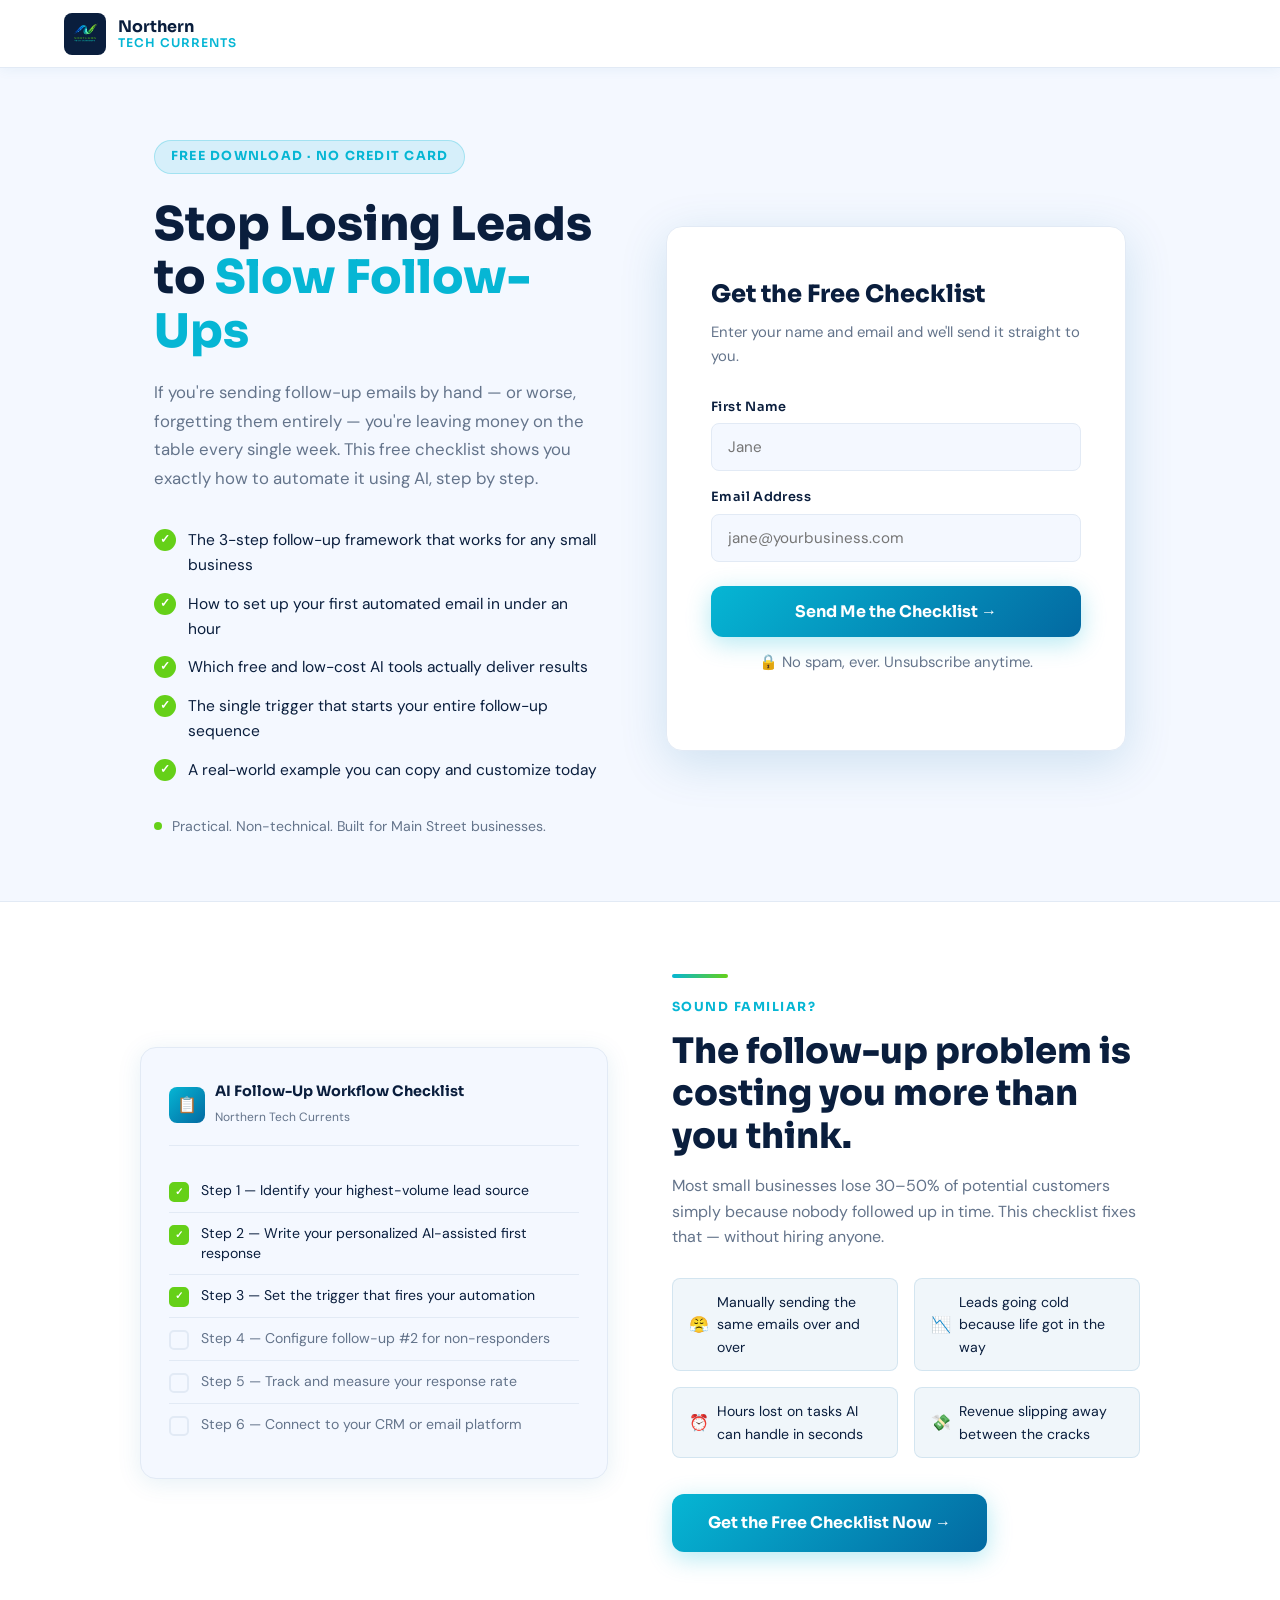
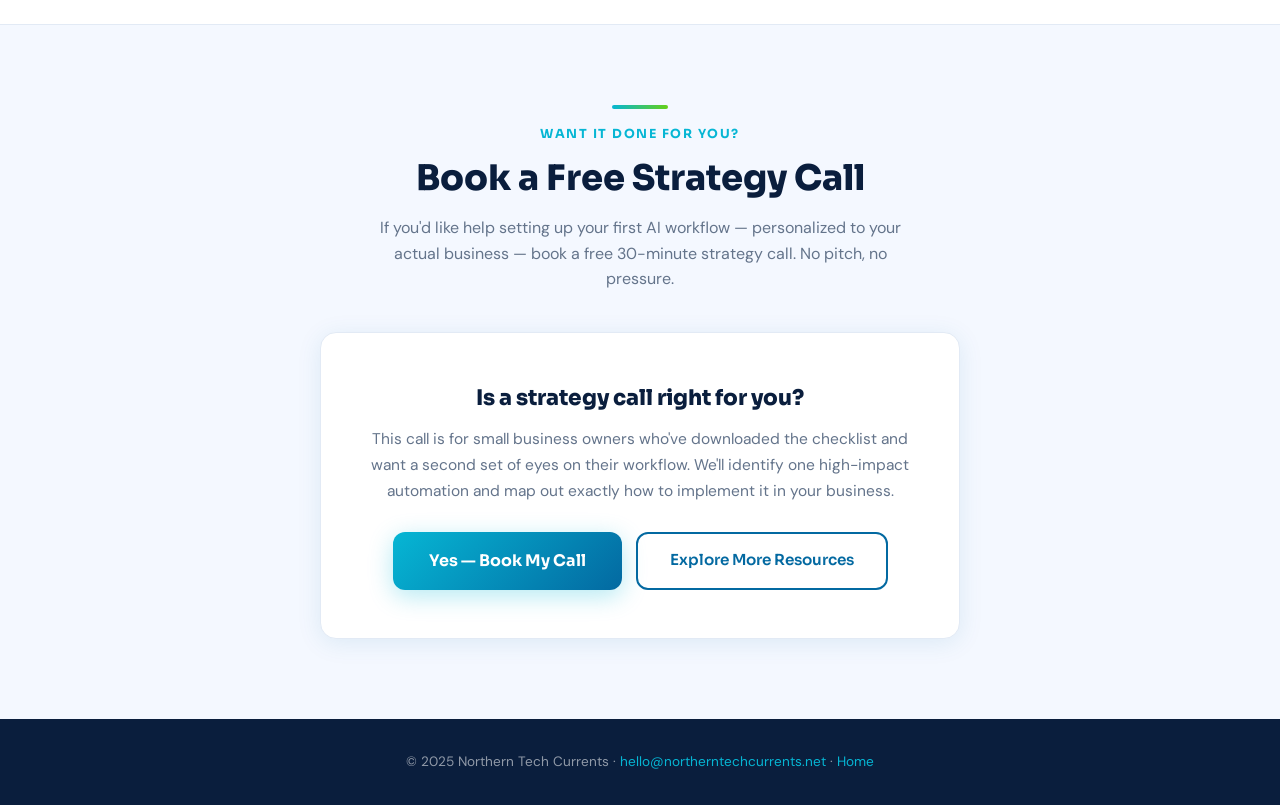
<file: ai-follow-up-template.html>
<!DOCTYPE html>
<html lang="en">
<head>
  <meta charset="UTF-8" />
  <meta name="viewport" content="width=device-width, initial-scale=1.0" />
  <title>Free AI Follow-Up Checklist — Northern Tech Currents</title>
  <meta name="description" content="Stop losing leads to slow follow-ups. Download the free AI Follow-Up Workflow Checklist and automate your first workflow today." />
  <link rel="stylesheet" href="styles.css" />
  <style>
    /* Landing page layout */
    .lp-hero {
      padding: 72px 5% 64px;
      display: grid;
      grid-template-columns: 1fr 460px;
      gap: 64px;
      align-items: center;
      max-width: 1100px;
      margin: 0 auto;
    }

    .lp-left { max-width: 560px; }

    .lp-left h1 {
      font-family: 'Sora', sans-serif;
      font-size: clamp(1.9rem, 4vw, 2.9rem);
      font-weight: 800;
      line-height: 1.15;
      color: var(--navy);
      margin-bottom: 20px;
    }

    .lp-left h1 em {
      font-style: normal;
      color: var(--cyan);
    }

    .lp-left .lead {
      font-size: 1.05rem;
      color: var(--gray);
      line-height: 1.7;
      margin-bottom: 36px;
    }

    .proof-line {
      display: flex;
      align-items: center;
      gap: 10px;
      font-size: .88rem;
      color: var(--gray);
      margin-top: 20px;
    }

    .proof-dot {
      display: inline-block;
      width: 8px;
      height: 8px;
      border-radius: 50%;
      background: var(--green);
    }

    /* What's inside */
    .inside-section {
      background: var(--white);
      border-top: 1px solid var(--light);
      border-bottom: 1px solid var(--light);
      padding: 72px 5%;
    }

    .inside-inner {
      max-width: 1000px;
      margin: 0 auto;
      display: grid;
      grid-template-columns: 1fr 1fr;
      gap: 64px;
      align-items: center;
    }

    .mock-checklist {
      background: var(--bg);
      border: 1.5px solid var(--light);
      border-radius: 16px;
      padding: 32px 28px;
      box-shadow: var(--shadow);
    }

    .mock-checklist-header {
      display: flex;
      align-items: center;
      gap: 10px;
      margin-bottom: 24px;
      padding-bottom: 16px;
      border-bottom: 1px solid var(--light);
    }

    .mock-checklist-header .icon-box {
      width: 36px;
      height: 36px;
      border-radius: 8px;
      background: linear-gradient(135deg, var(--cyan), var(--blue));
      display: flex;
      align-items: center;
      justify-content: center;
      font-size: 1rem;
    }

    .mock-checklist-header h4 {
      font-family: 'Sora', sans-serif;
      font-size: .9rem;
      font-weight: 700;
      color: var(--navy);
    }

    .mock-checklist-header span {
      font-size: .75rem;
      color: var(--gray);
    }

    .mock-item {
      display: flex;
      align-items: flex-start;
      gap: 12px;
      padding: 10px 0;
      border-bottom: 1px solid var(--light);
    }

    .mock-item:last-child { border-bottom: none; }

    .mock-check {
      width: 20px;
      height: 20px;
      min-width: 20px;
      border-radius: 5px;
      border: 2px solid var(--light);
      margin-top: 2px;
    }

    .mock-check.done {
      background: var(--green);
      border-color: var(--green);
      display: flex;
      align-items: center;
      justify-content: center;
      color: white;
      font-size: .65rem;
      font-weight: 900;
    }

    .mock-text {
      font-size: .88rem;
      color: var(--navy);
      line-height: 1.45;
    }

    .mock-text.muted { color: var(--gray); }

    /* Pain points */
    .pain-grid {
      display: grid;
      grid-template-columns: 1fr 1fr;
      gap: 16px;
      margin-bottom: 36px;
    }

    .pain-chip {
      background: rgba(3,105,161,.06);
      border: 1px solid rgba(3,105,161,.12);
      border-radius: 8px;
      padding: 12px 16px;
      font-size: .88rem;
      color: var(--navy);
      display: flex;
      align-items: center;
      gap: 8px;
    }

    .pain-chip span { font-size: 1rem; }

    /* Strategy call section */
    .strategy-section {
      padding: 80px 5%;
      text-align: center;
    }

    .strategy-inner {
      max-width: 640px;
      margin: 0 auto;
    }

    .strategy-card {
      background: var(--white);
      border: 1.5px solid var(--light);
      border-radius: 16px;
      padding: 48px 44px;
      box-shadow: var(--shadow);
      margin-top: 40px;
    }

    .strategy-card h3 {
      font-family: 'Sora', sans-serif;
      font-size: 1.35rem;
      font-weight: 800;
      color: var(--navy);
      margin-bottom: 12px;
    }

    .strategy-card p {
      color: var(--gray);
      font-size: .97rem;
      margin-bottom: 28px;
      line-height: 1.65;
    }

    .strategy-cta-row {
      display: flex;
      gap: 14px;
      justify-content: center;
      flex-wrap: wrap;
    }

    /* Thank-you state (hidden by default) */
    #thank-you {
      display: none;
      text-align: center;
      padding: 32px 0;
    }

    #thank-you .big-check {
      font-size: 3rem;
      margin-bottom: 16px;
    }

    #thank-you h3 {
      font-family: 'Sora', sans-serif;
      font-size: 1.4rem;
      font-weight: 800;
      color: var(--navy);
      margin-bottom: 10px;
    }

    #thank-you p {
      color: var(--gray);
      font-size: .95rem;
    }

    /* Responsive */
    @media (max-width: 900px) {
      .lp-hero {
        grid-template-columns: 1fr;
        gap: 40px;
      }
      .lp-hero .form-card { max-width: 100%; }
      .inside-inner { grid-template-columns: 1fr; }
      .pain-grid { grid-template-columns: 1fr; }
    }

    @keyframes fadeUp {
      from { opacity: 0; transform: translateY(18px); }
      to   { opacity: 1; transform: translateY(0); }
    }

    .lp-left > * {
      animation: fadeUp .55s ease both;
    }
    .lp-left > *:nth-child(1) { animation-delay: .05s; }
    .lp-left > *:nth-child(2) { animation-delay: .15s; }
    .lp-left > *:nth-child(3) { animation-delay: .25s; }
    .lp-left > *:nth-child(4) { animation-delay: .35s; }
    .lp-left > *:nth-child(5) { animation-delay: .45s; }

    .form-card {
      animation: fadeUp .6s .2s ease both;
    }
  </style>
</head>
<body>

<!-- NAV -->
<nav>
  <a href="index.html" class="nav-logo">
    <img src="NortherTechCurrents.png" alt="Northern Tech Currents" />
    <div class="nav-logo-text">
      Northern<span>Tech Currents</span>
    </div>
  </a>
</nav>

<!-- HERO + FORM -->
<section style="background: var(--bg); padding-top: 0;">
  <div class="lp-hero">

    <!-- Left: Copy -->
    <div class="lp-left">
      <div class="hero-eyebrow">Free Download · No Credit Card</div>
      <h1>Stop Losing Leads to <em>Slow Follow-Ups</em></h1>
      <p class="lead">
        If you're sending follow-up emails by hand — or worse, forgetting them entirely — 
        you're leaving money on the table every single week. This free checklist shows you 
        exactly how to automate it using AI, step by step.
      </p>

      <ul class="checklist">
        <li>The 3-step follow-up framework that works for any small business</li>
        <li>How to set up your first automated email in under an hour</li>
        <li>Which free and low-cost AI tools actually deliver results</li>
        <li>The single trigger that starts your entire follow-up sequence</li>
        <li>A real-world example you can copy and customize today</li>
      </ul>

      <div class="proof-line">
        <span class="proof-dot"></span>
        Practical. Non-technical. Built for Main Street businesses.
      </div>
    </div>

    <!-- Right: Form -->
    <div class="form-card">
      <div id="form-area">
        <h2>Get the Free Checklist</h2>
        <p>Enter your name and email and we'll send it straight to you.</p>

        <!-- 
          DEVELOPER NOTE:
          Replace the action URL below with your Formspree endpoint:
          https://formspree.io/f/YOUR_FORM_ID
          Or connect to MailerLite / ConvertKit / Supabase as planned.
        -->
        <form id="signup-form" action="#" method="POST" onsubmit="handleSubmit(event)">
          <div class="form-group">
            <label for="fname">First Name</label>
            <input type="text" id="fname" name="name" placeholder="Jane" required />
          </div>
          <div class="form-group">
            <label for="email">Email Address</label>
            <input type="email" id="email" name="email" placeholder="jane@yourbusiness.com" required />
          </div>
          <button type="submit" class="btn-primary form-submit">Send Me the Checklist →</button>
          <p class="form-note">🔒 No spam, ever. Unsubscribe anytime.</p>
        </form>
      </div>

      <div id="thank-you">
        <div class="big-check">✅</div>
        <h3>You're all set!</h3>
        <p>Check your inbox — your checklist is on the way.<br/>
        While you wait, scroll down to see what's inside.</p>
      </div>
    </div>

  </div>
</section>

<!-- WHAT'S INSIDE -->
<section class="inside-section">
  <div class="inside-inner">

    <!-- Mock checklist visual -->
    <div class="mock-checklist">
      <div class="mock-checklist-header">
        <div class="icon-box">📋</div>
        <div>
          <h4>AI Follow-Up Workflow Checklist</h4>
          <span>Northern Tech Currents</span>
        </div>
      </div>

      <div class="mock-item">
        <div class="mock-check done">✓</div>
        <div class="mock-text">Step 1 — Identify your highest-volume lead source</div>
      </div>
      <div class="mock-item">
        <div class="mock-check done">✓</div>
        <div class="mock-text">Step 2 — Write your personalized AI-assisted first response</div>
      </div>
      <div class="mock-item">
        <div class="mock-check done">✓</div>
        <div class="mock-text">Step 3 — Set the trigger that fires your automation</div>
      </div>
      <div class="mock-item">
        <div class="mock-check"></div>
        <div class="mock-text muted">Step 4 — Configure follow-up #2 for non-responders</div>
      </div>
      <div class="mock-item">
        <div class="mock-check"></div>
        <div class="mock-text muted">Step 5 — Track and measure your response rate</div>
      </div>
      <div class="mock-item">
        <div class="mock-check"></div>
        <div class="mock-text muted">Step 6 — Connect to your CRM or email platform</div>
      </div>
    </div>

    <!-- Right: Pain points + copy -->
    <div>
      <div class="accent-bar"></div>
      <p class="section-label">Sound Familiar?</p>
      <h2 class="section-title">The follow-up problem is costing you more than you think.</h2>
      <p class="section-sub" style="margin-bottom: 28px;">
        Most small businesses lose 30–50% of potential customers simply because 
        nobody followed up in time. This checklist fixes that — without hiring anyone.
      </p>

      <div class="pain-grid">
        <div class="pain-chip"><span>😤</span> Manually sending the same emails over and over</div>
        <div class="pain-chip"><span>📉</span> Leads going cold because life got in the way</div>
        <div class="pain-chip"><span>⏰</span> Hours lost on tasks AI can handle in seconds</div>
        <div class="pain-chip"><span>💸</span> Revenue slipping away between the cracks</div>
      </div>

      <a href="#top" class="btn-primary" onclick="document.getElementById('fname').focus(); return false;">
        Get the Free Checklist Now →
      </a>
    </div>

  </div>
</section>

<!-- STRATEGY CALL (secondary CTA) -->
<section class="strategy-section">
  <div class="strategy-inner">
    <div class="accent-bar" style="margin: 0 auto 16px;"></div>
    <p class="section-label" style="text-align:center;">Want It Done For You?</p>
    <h2 class="section-title" style="text-align:center;">Book a Free Strategy Call</h2>
    <p class="section-sub" style="text-align:center; margin: 0 auto;">
      If you'd like help setting up your first AI workflow — personalized to your 
      actual business — book a free 30-minute strategy call. No pitch, no pressure.
    </p>

    <div class="strategy-card">
      <h3>Is a strategy call right for you?</h3>
      <p>
        This call is for small business owners who've downloaded the checklist and want 
        a second set of eyes on their workflow. We'll identify one high-impact automation 
        and map out exactly how to implement it in your business.
      </p>
      <div class="strategy-cta-row">
        <a href="#" class="btn-primary">Yes — Book My Call</a>
        <a href="index.html" class="btn-secondary">Explore More Resources</a>
      </div>
    </div>
  </div>
</section>

<!-- FOOTER -->
<footer>
  <p>© 2025 Northern Tech Currents · <a href="mailto:hello@northerntechcurrents.net">hello@northerntechcurrents.net</a> · <a href="index.html">Home</a></p>
</footer>

<script>
  function handleSubmit(e) {
    e.preventDefault();
    // Show thank-you state
    document.getElementById('form-area').style.display = 'none';
    document.getElementById('thank-you').style.display = 'block';
    // TODO: Replace with actual form submission (Formspree, MailerLite, etc.)
    // Example: fetch('https://formspree.io/f/YOUR_ID', { method:'POST', body: new FormData(e.target) })
  }
</script>

</body>
</html>
</file>
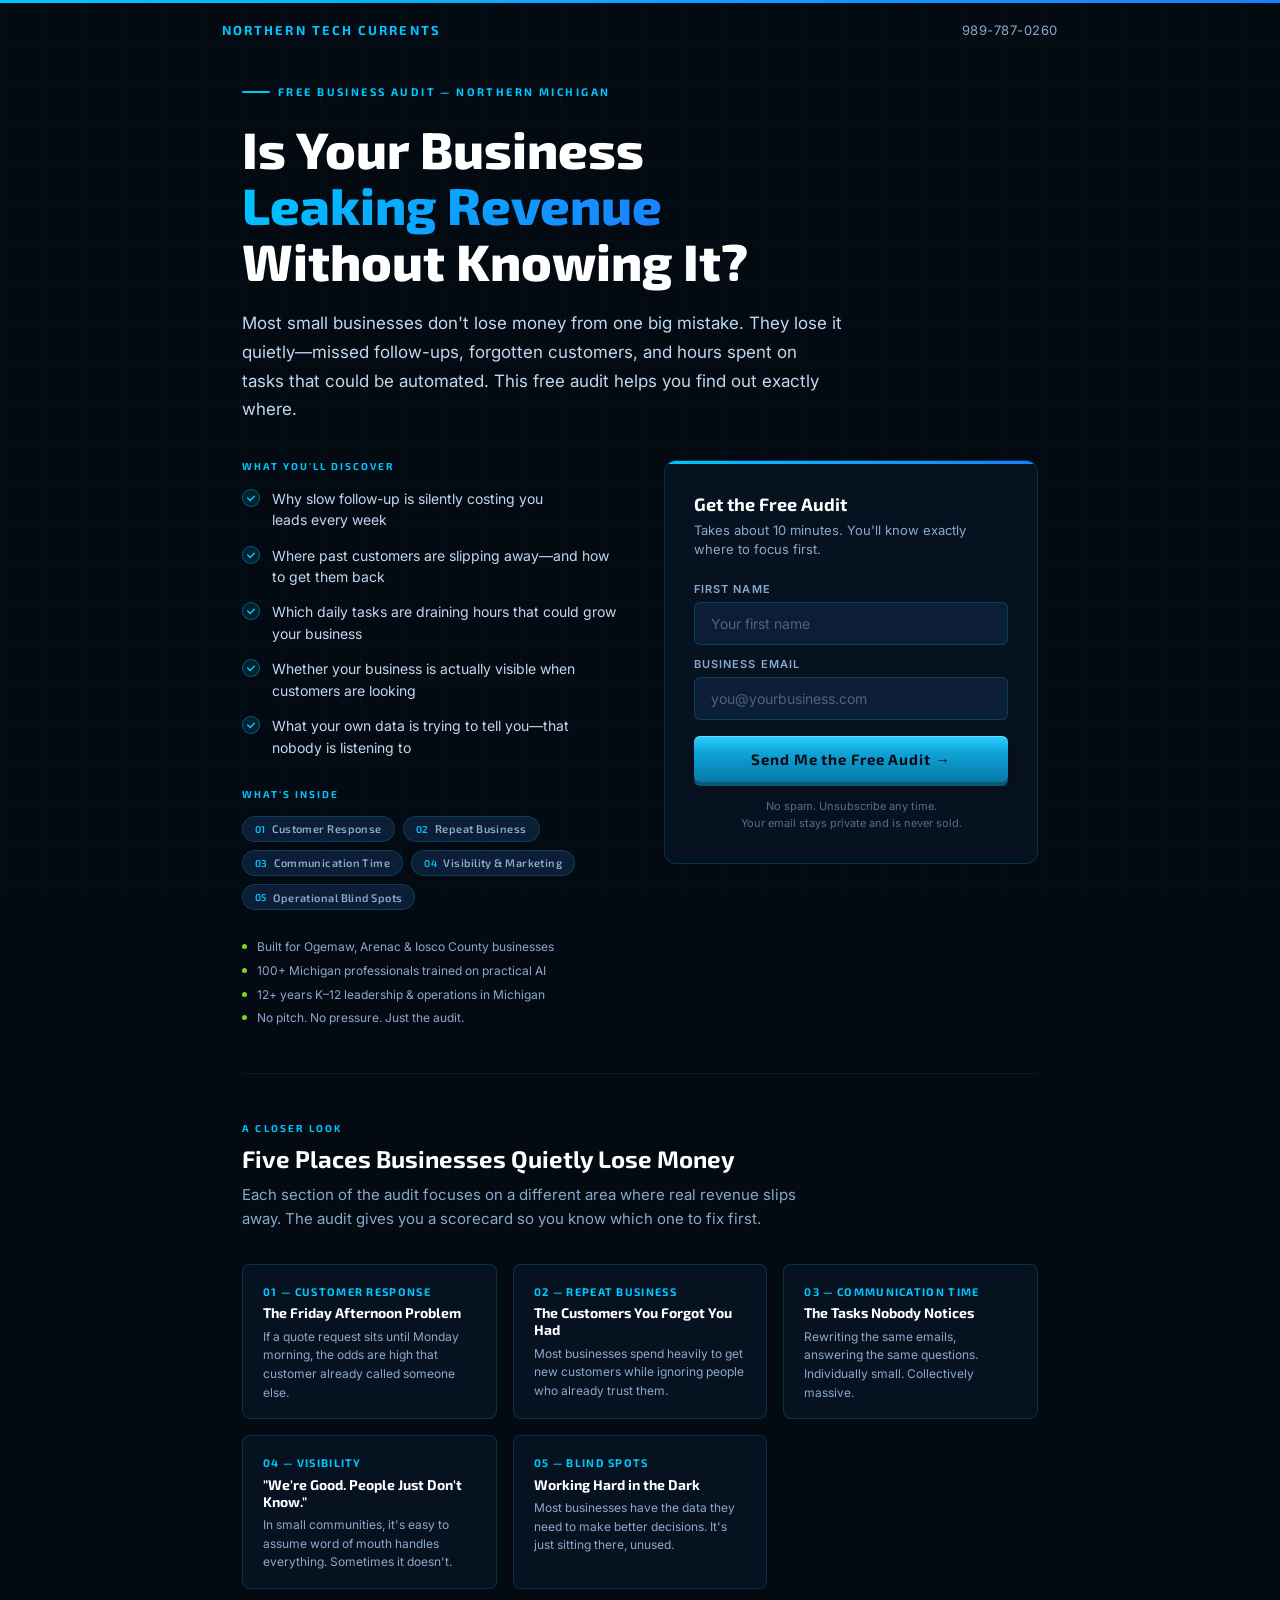
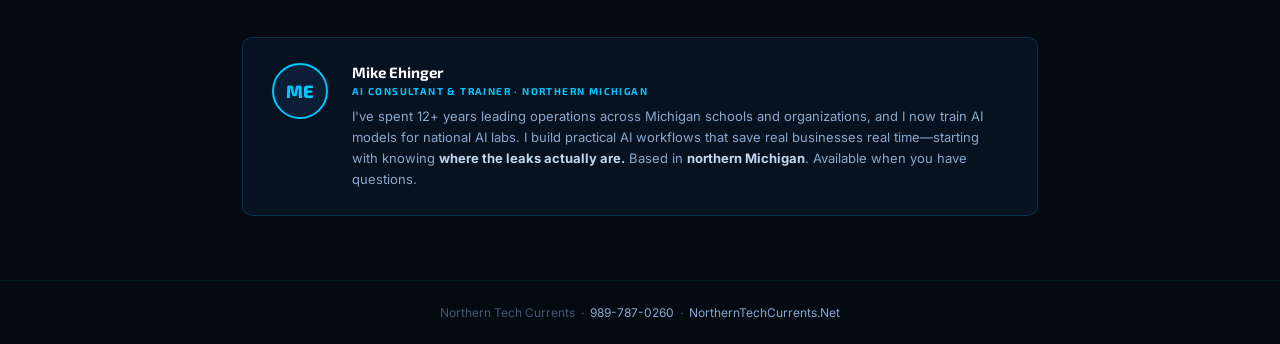
<file: audit-capture (1).html>
<!DOCTYPE html>
<html lang="en">
<head>
  <meta charset="UTF-8" />
  <meta name="viewport" content="width=device-width, initial-scale=1.0" />
  <title>Free Revenue Leak Audit | Northern Tech Currents</title>
  <meta name="description" content="Find out where your small business is silently losing time, leads, and repeat customers. Free audit from Northern Tech Currents." />
  <link rel="preconnect" href="https://fonts.googleapis.com" />
  <link href="https://fonts.googleapis.com/css2?family=Exo+2:wght@400;600;700;800&family=Inter:wght@400;500;600&display=swap" rel="stylesheet" />

  <style>
    *, *::before, *::after { box-sizing: border-box; margin: 0; padding: 0; }

    :root {
      --dark:   #030a12;
      --dark2:  #071220;
      --dark3:  #0c1e35;
      --blue:   #1a7fff;
      --cyan:   #00c6ff;
      --cyan2:  #0099cc;
      --cyan3:  #006a99;
      --green:  #7ed321;
      --text:   #e8f0fe;
      --muted:  #8aa8cc;
      --border: rgba(0,198,255,0.18);
      --grad:   linear-gradient(135deg, #00c6ff 0%, #1a7fff 100%);
    }

    html { scroll-behavior: smooth; }

    body {
      font-family: 'Inter', sans-serif;
      background: var(--dark);
      color: var(--text);
      min-height: 100vh;
      overflow-x: hidden;
    }

    /* ── Background texture ── */
    body::before {
      content: '';
      position: fixed;
      inset: 0;
      background-image:
        linear-gradient(rgba(0,198,255,0.03) 1px, transparent 1px),
        linear-gradient(90deg, rgba(0,198,255,0.03) 1px, transparent 1px);
      background-size: 40px 40px;
      pointer-events: none;
      z-index: 0;
    }

    /* ── Top accent bar ── */
    .top-bar {
      position: fixed;
      top: 0; left: 0; right: 0;
      height: 3px;
      background: var(--grad);
      z-index: 100;
    }

    /* ── Nav strip ── */
    .nav {
      position: relative;
      z-index: 10;
      padding: 1.4rem 2rem;
      display: flex;
      align-items: center;
      justify-content: space-between;
      max-width: 900px;
      margin: 0 auto;
    }
    .brand {
      font-family: 'Exo 2', sans-serif;
      font-size: 13px;
      font-weight: 700;
      letter-spacing: 0.16em;
      text-transform: uppercase;
      color: var(--cyan);
    }
    .nav-phone {
      font-family: 'Inter', sans-serif;
      font-size: 13px;
      color: var(--muted);
      letter-spacing: 0.04em;
    }
    .nav-phone a { color: var(--muted); text-decoration: none; transition: color 0.2s; }
    .nav-phone a:hover { color: var(--cyan); }

    /* ── Main layout ── */
    main {
      position: relative;
      z-index: 1;
      max-width: 860px;
      margin: 0 auto;
      padding: 1rem 2rem 4rem;
    }

    /* ── Eyebrow ── */
    .eyebrow {
      display: inline-flex;
      align-items: center;
      gap: 0.5rem;
      font-family: 'Exo 2', sans-serif;
      font-size: 11px;
      font-weight: 700;
      letter-spacing: 0.22em;
      text-transform: uppercase;
      color: var(--cyan);
      margin-bottom: 1.4rem;
      opacity: 0;
      animation: fadeUp 0.6s 0.1s ease forwards;
    }
    .eyebrow::before {
      content: '';
      display: block;
      width: 28px; height: 2px;
      background: var(--cyan);
      border-radius: 2px;
    }

    /* ── Hero headline ── */
    .headline {
      font-family: 'Exo 2', sans-serif;
      font-size: clamp(2.1rem, 5vw, 3.2rem);
      font-weight: 800;
      line-height: 1.1;
      color: #fff;
      margin-bottom: 1.2rem;
      opacity: 0;
      animation: fadeUp 0.6s 0.2s ease forwards;
    }
    .headline em {
      font-style: normal;
      background: var(--grad);
      -webkit-background-clip: text;
      -webkit-text-fill-color: transparent;
      background-clip: text;
    }

    /* ── Subhead ── */
    .subhead {
      font-size: 17px;
      color: #c0d8f0;
      line-height: 1.7;
      max-width: 600px;
      margin-bottom: 2.2rem;
      opacity: 0;
      animation: fadeUp 0.6s 0.3s ease forwards;
    }

    /* ── Two-column layout ── */
    .two-col {
      display: grid;
      grid-template-columns: 1fr 1fr;
      gap: 3rem;
      align-items: start;
      opacity: 0;
      animation: fadeUp 0.6s 0.4s ease forwards;
    }
    @media (max-width: 680px) {
      .two-col { grid-template-columns: 1fr; gap: 2rem; }
    }

    /* ── Left: What you'll discover ── */
    .discover-label {
      font-family: 'Exo 2', sans-serif;
      font-size: 10px;
      font-weight: 700;
      letter-spacing: 0.2em;
      text-transform: uppercase;
      color: var(--cyan);
      margin-bottom: 1rem;
    }
    .discover-list {
      list-style: none;
      display: flex;
      flex-direction: column;
      gap: 0.85rem;
      margin-bottom: 1.8rem;
    }
    .discover-list li {
      display: flex;
      align-items: flex-start;
      gap: 0.75rem;
      font-size: 14px;
      color: #c0d8f0;
      line-height: 1.55;
    }
    .discover-list li::before {
      content: '';
      flex-shrink: 0;
      width: 18px; height: 18px;
      margin-top: 1px;
      border-radius: 50%;
      background: rgba(0,198,255,0.12);
      border: 1px solid rgba(0,198,255,0.4);
      background-image: url("data:image/svg+xml,%3Csvg xmlns='http://www.w3.org/2000/svg' viewBox='0 0 12 12'%3E%3Cpath d='M2 6l3 3 5-5' stroke='%2300c6ff' stroke-width='1.8' fill='none' stroke-linecap='round' stroke-linejoin='round'/%3E%3C/svg%3E");
      background-repeat: no-repeat;
      background-position: center;
      background-size: 10px;
    }

    /* Section preview pills */
    .section-pills {
      display: flex;
      flex-wrap: wrap;
      gap: 0.5rem;
      margin-bottom: 1.8rem;
    }
    .pill {
      display: inline-flex;
      align-items: center;
      gap: 0.4rem;
      padding: 0.35rem 0.75rem;
      background: var(--dark3);
      border: 1px solid var(--border);
      border-radius: 100px;
      font-family: 'Exo 2', sans-serif;
      font-size: 11px;
      font-weight: 600;
      color: var(--muted);
      letter-spacing: 0.04em;
    }
    .pill-num {
      color: var(--cyan);
      font-size: 10px;
    }

    /* Credibility strip */
    .cred-strip {
      display: flex;
      flex-direction: column;
      gap: 0.55rem;
    }
    .cred-item {
      display: flex;
      align-items: center;
      gap: 0.6rem;
      font-size: 12px;
      color: var(--muted);
    }
    .cred-dot {
      width: 5px; height: 5px;
      border-radius: 50%;
      background: var(--green);
      flex-shrink: 0;
    }

    /* ── Right: Capture form card ── */
    .form-card {
      background: var(--dark2);
      border: 1px solid var(--border);
      border-radius: 12px;
      padding: 2rem 1.8rem;
      position: relative;
      overflow: hidden;
    }
    .form-card::before {
      content: '';
      position: absolute;
      top: 0; left: 0; right: 0;
      height: 3px;
      background: var(--grad);
    }
    .form-title {
      font-family: 'Exo 2', sans-serif;
      font-size: 18px;
      font-weight: 700;
      color: #fff;
      margin-bottom: 0.4rem;
    }
    .form-sub {
      font-size: 13px;
      color: var(--muted);
      margin-bottom: 1.4rem;
      line-height: 1.5;
    }

    /* ─── FORM INTEGRATION NOTE ───────────────────────────────────────────
       When you set up Mailchimp:
       1. Create a new Audience (if you haven't already)
       2. Go to Audience > Signup forms > Embedded forms
       3. Copy ONLY the action URL from the form code (looks like:
          https://yourdomain.us1.list-manage.com/subscribe/post?u=xxx&id=xxx)
       4. Paste that URL into the form's action attribute below
       5. The input name "EMAIL" matches Mailchimp's expected field name
       ──────────────────────────────────────────────────────────────────── -->

    /* ─── Form styles ── */
    /* NOTE: Replace action="#" with your Mailchimp form action URL */
    .capture-form { display: flex; flex-direction: column; gap: 0.75rem; }

    .field-group { display: flex; flex-direction: column; gap: 0.35rem; }
    .field-label {
      font-size: 11px;
      font-weight: 600;
      letter-spacing: 0.1em;
      text-transform: uppercase;
      color: var(--muted);
    }
    .field-input {
      width: 100%;
      padding: 0.75rem 1rem;
      background: var(--dark3);
      border: 1px solid rgba(0,198,255,0.2);
      border-radius: 6px;
      font-family: 'Inter', sans-serif;
      font-size: 14px;
      color: var(--text);
      outline: none;
      transition: border-color 0.2s, box-shadow 0.2s;
    }
    .field-input::placeholder { color: rgba(138,168,204,0.5); }
    .field-input:focus {
      border-color: var(--cyan);
      box-shadow: 0 0 0 3px rgba(0,198,255,0.1);
    }

    .btn-submit {
      width: 100%;
      padding: 0.9rem 1.5rem;
      background: linear-gradient(180deg, #2ecfff 0%, #0ea5d8 35%, #0778a8 100%);
      border: none;
      border-radius: 6px;
      font-family: 'Exo 2', sans-serif;
      font-size: 15px;
      font-weight: 700;
      letter-spacing: 0.06em;
      color: var(--dark);
      cursor: pointer;
      margin-top: 0.25rem;
      box-shadow:
        inset 0 1px 0 rgba(255,255,255,0.3),
        0 4px 0 #055a7a,
        0 6px 14px rgba(0,0,0,0.4);
      transition: transform 0.15s, box-shadow 0.15s;
    }
    .btn-submit:hover {
      transform: translateY(2px);
      box-shadow:
        inset 0 1px 0 rgba(255,255,255,0.25),
        0 2px 0 #055a7a,
        0 4px 10px rgba(0,0,0,0.4);
    }
    .btn-submit:active { transform: translateY(4px); box-shadow: none; }

    .form-note {
      font-size: 11px;
      color: rgba(138,168,204,0.6);
      text-align: center;
      line-height: 1.5;
      margin-top: 0.25rem;
    }

    /* ── Divider ── */
    .section-divider {
      border: none;
      border-top: 1px solid rgba(0,198,255,0.1);
      margin: 3rem 0;
    }

    /* ── Leak preview section ── */
    .preview-label {
      font-family: 'Exo 2', sans-serif;
      font-size: 10px;
      font-weight: 700;
      letter-spacing: 0.22em;
      text-transform: uppercase;
      color: var(--cyan);
      margin-bottom: 0.6rem;
    }
    .preview-heading {
      font-family: 'Exo 2', sans-serif;
      font-size: 1.5rem;
      font-weight: 700;
      color: #fff;
      margin-bottom: 0.6rem;
    }
    .preview-sub {
      font-size: 15px;
      color: var(--muted);
      max-width: 560px;
      line-height: 1.65;
      margin-bottom: 2rem;
    }

    .leak-grid {
      display: grid;
      grid-template-columns: repeat(auto-fit, minmax(240px, 1fr));
      gap: 1rem;
    }
    .leak-card {
      background: var(--dark2);
      border: 1px solid var(--border);
      border-radius: 8px;
      padding: 1.25rem 1.25rem 1rem;
      position: relative;
      overflow: hidden;
      transition: border-color 0.25s, transform 0.25s;
    }
    .leak-card:hover {
      border-color: rgba(0,198,255,0.4);
      transform: translateY(-2px);
    }
    .leak-card::after {
      content: '';
      position: absolute;
      bottom: 0; left: 0; right: 0;
      height: 2px;
      background: var(--grad);
      opacity: 0;
      transition: opacity 0.25s;
    }
    .leak-card:hover::after { opacity: 1; }
    .leak-num {
      font-family: 'Exo 2', sans-serif;
      font-size: 11px;
      font-weight: 700;
      color: var(--cyan);
      letter-spacing: 0.12em;
      margin-bottom: 0.4rem;
    }
    .leak-title {
      font-family: 'Exo 2', sans-serif;
      font-size: 14px;
      font-weight: 700;
      color: #fff;
      margin-bottom: 0.4rem;
    }
    .leak-teaser {
      font-size: 12px;
      color: var(--muted);
      line-height: 1.55;
    }

    /* ── About strip ── */
    .about-strip {
      margin-top: 3rem;
      background: var(--dark2);
      border: 1px solid var(--border);
      border-radius: 10px;
      padding: 1.6rem 1.8rem;
      display: flex;
      align-items: flex-start;
      gap: 1.5rem;
      opacity: 0;
      animation: fadeUp 0.6s 0.6s ease forwards;
    }
    @media (max-width: 540px) { .about-strip { flex-direction: column; } }
    .about-avatar {
      flex-shrink: 0;
      width: 56px; height: 56px;
      border-radius: 50%;
      background: var(--dark3);
      border: 2px solid var(--cyan);
      display: flex; align-items: center; justify-content: center;
      font-family: 'Exo 2', sans-serif;
      font-size: 18px;
      font-weight: 800;
      color: var(--cyan);
    }
    .about-body {}
    .about-name {
      font-family: 'Exo 2', sans-serif;
      font-size: 15px;
      font-weight: 700;
      color: #fff;
      margin-bottom: 0.2rem;
    }
    .about-role {
      font-family: 'Exo 2', sans-serif;
      font-size: 10px;
      font-weight: 700;
      letter-spacing: 0.14em;
      text-transform: uppercase;
      color: var(--cyan);
      margin-bottom: 0.6rem;
    }
    .about-text {
      font-size: 13px;
      color: var(--muted);
      line-height: 1.6;
    }
    .about-text strong { color: #c0d8f0; }

    /* ── Footer ── */
    footer {
      position: relative; z-index: 1;
      padding: 1.5rem 2rem;
      text-align: center;
      border-top: 1px solid rgba(0,198,255,0.08);
    }
    footer p {
      font-size: 12px;
      color: rgba(138,168,204,0.5);
    }
    footer a { color: var(--muted); text-decoration: none; }
    footer a:hover { color: var(--cyan); }

    /* ── Animations ── */
    @keyframes fadeUp {
      from { opacity: 0; transform: translateY(18px); }
      to   { opacity: 1; transform: translateY(0); }
    }

    /* ── Success state (shown after form submit) ── */
    .success-message {
      display: none;
      text-align: center;
      padding: 1.5rem;
    }
    .success-message.visible { display: block; }
    .success-icon {
      width: 52px; height: 52px;
      border-radius: 50%;
      background: rgba(126,211,33,0.12);
      border: 2px solid var(--green);
      margin: 0 auto 1rem;
      display: flex; align-items: center; justify-content: center;
      font-size: 22px;
    }
    .success-title {
      font-family: 'Exo 2', sans-serif;
      font-size: 17px;
      font-weight: 700;
      color: #fff;
      margin-bottom: 0.5rem;
    }
    .success-body { font-size: 13px; color: var(--muted); line-height: 1.6; }
  </style>
</head>

<body>
  <div class="top-bar"></div>

  <!-- Nav -->
  <nav class="nav">
    <span class="brand">Northern Tech Currents</span>
    <span class="nav-phone"><a href="tel:9897870260">989-787-0260</a></span>
  </nav>

  <main>
    <!-- Eyebrow -->
    <div class="eyebrow">Free Business Audit &mdash; Northern Michigan</div>

    <!-- Headline -->
    <h1 class="headline">
      Is Your Business<br/>
      <em>Leaking Revenue</em><br/>
      Without Knowing It?
    </h1>

    <!-- Subhead -->
    <p class="subhead">
      Most small businesses don't lose money from one big mistake.
      They lose it quietly&mdash;missed follow-ups, forgotten customers, and hours spent on tasks that could be automated.
      This free audit helps you find out exactly where.
    </p>

    <!-- Two-column: left = value props, right = form -->
    <div class="two-col">

      <!-- Left column -->
      <div class="left-col">
        <p class="discover-label">What you'll discover</p>
        <ul class="discover-list">
          <li>Why slow follow-up is silently costing you leads&nbsp;every&nbsp;week</li>
          <li>Where past customers are slipping away&mdash;and how to get them back</li>
          <li>Which daily tasks are draining hours that could grow your business</li>
          <li>Whether your business is actually visible when customers are looking</li>
          <li>What your own data is trying to tell you&mdash;that nobody is listening to</li>
        </ul>

        <p class="discover-label">What's inside</p>
        <div class="section-pills">
          <span class="pill"><span class="pill-num">01</span> Customer Response</span>
          <span class="pill"><span class="pill-num">02</span> Repeat Business</span>
          <span class="pill"><span class="pill-num">03</span> Communication Time</span>
          <span class="pill"><span class="pill-num">04</span> Visibility &amp; Marketing</span>
          <span class="pill"><span class="pill-num">05</span> Operational Blind Spots</span>
        </div>

        <div class="cred-strip">
          <div class="cred-item"><span class="cred-dot"></span>Built for Ogemaw, Arenac &amp; Iosco County businesses</div>
          <div class="cred-item"><span class="cred-dot"></span>100+ Michigan professionals trained on practical AI</div>
          <div class="cred-item"><span class="cred-dot"></span>12+ years K&ndash;12 leadership &amp; operations in Michigan</div>
          <div class="cred-item"><span class="cred-dot"></span>No pitch. No pressure. Just the audit.</div>
        </div>
      </div>

      <!-- Right column: Form card -->
      <div class="right-col">
        <div class="form-card">
          <h2 class="form-title">Get the Free Audit</h2>
          <p class="form-sub">Takes about 10 minutes. You'll know exactly where to focus first.</p>

          <!--
            ================================================================
            MAILCHIMP INTEGRATION
            ================================================================
            When your Mailchimp account is ready:
            1. Go to Audience > Signup forms > Embedded forms
            2. Copy the form action URL (starts with https://...list-manage.com/subscribe/post)
            3. Replace action="#" below with that URL
            4. Keep method="post" and the hidden input tags Mailchimp provides
            5. The EMAIL and FNAME field names already match Mailchimp defaults
            ================================================================
          -->
          <form
            class="capture-form"
            action="https://northerntechcurrents.us2.list-manage.com/subscribe/post?u=790acab6af61d6ed7ce68e5ec&amp;id=b5740c5452&amp;f_id=00adeae3f0"
            method="post"
            id="capture-form"
            target="_blank"
          >
            <!-- Mailchimp requires this hidden field - add your u= and id= values -->
            <input type="hidden" name="u" value="790acab6af61d6ed7ce68e5ec">
            <input type="hidden" name="id" value="b5740c5452">

            <div class="field-group">
              <label class="field-label" for="fname">First Name</label>
              <input
                class="field-input"
                type="text"
                id="fname"
                name="FNAME"
                placeholder="Your first name"
                required
              />
            </div>

            <div class="field-group">
              <label class="field-label" for="email">Business Email</label>
              <input
                class="field-input"
                type="email"
                id="email"
                name="EMAIL"
                placeholder="you@yourbusiness.com"
                required
              />
            </div>

            <button type="submit" class="btn-submit">
              Send Me the Free Audit &rarr;
            </button>

            <p class="form-note">
              No spam. Unsubscribe any time.<br/>
              Your email stays private and is never sold.
            </p>
          </form>

          <!-- Success state: shown after Mailchimp redirect or JS confirmation -->
          <div class="success-message" id="success-msg">
            <div class="success-icon">&#10003;</div>
            <p class="success-title">Check your inbox.</p>
            <p class="success-body">
              The Revenue Leak Audit is on its way. If you don't see it in a few minutes, check your spam folder.
            </p>
          </div>
        </div>
      </div>
    </div>

    <!-- Divider -->
    <hr class="section-divider" />

    <!-- Section previews -->
    <p class="preview-label">A Closer Look</p>
    <h2 class="preview-heading">Five Places Businesses Quietly Lose Money</h2>
    <p class="preview-sub">
      Each section of the audit focuses on a different area where real revenue slips away.
      The audit gives you a scorecard so you know which one to fix first.
    </p>

    <div class="leak-grid">
      <div class="leak-card">
        <div class="leak-num">01 &mdash; CUSTOMER RESPONSE</div>
        <div class="leak-title">The Friday Afternoon Problem</div>
        <p class="leak-teaser">
          If a quote request sits until Monday morning, the odds are high that customer already called someone else.
        </p>
      </div>
      <div class="leak-card">
        <div class="leak-num">02 &mdash; REPEAT BUSINESS</div>
        <div class="leak-title">The Customers You Forgot You Had</div>
        <p class="leak-teaser">
          Most businesses spend heavily to get new customers while ignoring people who already trust them.
        </p>
      </div>
      <div class="leak-card">
        <div class="leak-num">03 &mdash; COMMUNICATION TIME</div>
        <div class="leak-title">The Tasks Nobody Notices</div>
        <p class="leak-teaser">
          Rewriting the same emails, answering the same questions. Individually small. Collectively massive.
        </p>
      </div>
      <div class="leak-card">
        <div class="leak-num">04 &mdash; VISIBILITY</div>
        <div class="leak-title">"We're Good. People Just Don't Know."</div>
        <p class="leak-teaser">
          In small communities, it's easy to assume word of mouth handles everything. Sometimes it doesn't.
        </p>
      </div>
      <div class="leak-card">
        <div class="leak-num">05 &mdash; BLIND SPOTS</div>
        <div class="leak-title">Working Hard in the Dark</div>
        <p class="leak-teaser">
          Most businesses have the data they need to make better decisions. It's just sitting there, unused.
        </p>
      </div>
    </div>

    <!-- About Mike strip -->
    <div class="about-strip">
      <div class="about-avatar">ME</div>
      <div class="about-body">
        <div class="about-name">Mike Ehinger</div>
        <div class="about-role">AI Consultant &amp; Trainer &middot; Northern Michigan</div>
        <p class="about-text">
          I've spent 12+ years leading operations across Michigan schools and organizations,
          and I now train AI models for national AI labs. I build practical AI workflows that
          save real businesses real time&mdash;starting with knowing <strong>where the leaks actually are.</strong>
          Based in <strong>northern Michigan</strong>. Available when you have questions.
        </p>
      </div>
    </div>
  </main>

  <footer>
    <p>
      Northern Tech Currents &nbsp;&middot;&nbsp;
      <a href="tel:9897870260">989-787-0260</a> &nbsp;&middot;&nbsp;
      <a href="https://NorthernTechCurrents.Net">NorthernTechCurrents.Net</a>
    </p>
  </footer>

  <script>
    // Basic form UX: if the form action is still "#" (not yet connected to Mailchimp),
    // show a temporary placeholder message instead of navigating away.
    // Once you add your Mailchimp action URL, this block is no longer needed.
    document.getElementById('capture-form').addEventListener('submit', function(e) {
      const action = this.getAttribute('action');
      if (action === '#') {
        e.preventDefault();
        this.style.display = 'none';
        document.getElementById('success-msg').classList.add('visible');
      }
      // If action has a real Mailchimp URL, the form submits normally to Mailchimp.
    });
  </script>
</body>
</html>
</file>
<file: styles.css>
@import url('https://fonts.googleapis.com/css2?family=Sora:wght@300;400;600;700;800&family=DM+Sans:ital,wght@0,300;0,400;0,500;1,300&display=swap');

:root {
  --bg:        #f4f8ff;
  --white:     #ffffff;
  --navy:      #0a1e3d;
  --blue:      #0369a1;
  --cyan:      #06b6d4;
  --green:     #65d018;
  --gray:      #64748b;
  --light:     #e2eaf5;
  --radius:    12px;
  --shadow:    0 4px 24px rgba(3,105,161,.10);
  --shadow-lg: 0 12px 48px rgba(3,105,161,.16);
}

*, *::before, *::after { box-sizing: border-box; margin: 0; padding: 0; }

html { scroll-behavior: smooth; }

body {
  font-family: 'DM Sans', sans-serif;
  background: var(--bg);
  color: var(--navy);
  line-height: 1.6;
  -webkit-font-smoothing: antialiased;
}

/* ── NAV ─────────────────────────────────────────── */
nav {
  background: var(--white);
  border-bottom: 1px solid var(--light);
  padding: 0 5%;
  display: flex;
  align-items: center;
  justify-content: space-between;
  height: 68px;
  position: sticky;
  top: 0;
  z-index: 100;
  box-shadow: 0 2px 12px rgba(3,105,161,.06);
}

.nav-logo {
  display: flex;
  align-items: center;
  gap: 12px;
  text-decoration: none;
}

.nav-logo img {
  height: 42px;
  width: 42px;
  object-fit: contain;
  background: var(--navy);
  border-radius: 8px;
  padding: 3px;
}

.nav-logo-text {
  font-family: 'Sora', sans-serif;
  font-weight: 700;
  font-size: 1rem;
  color: var(--navy);
  line-height: 1.2;
}

.nav-logo-text span {
  display: block;
  color: var(--cyan);
  font-size: .75rem;
  font-weight: 600;
  letter-spacing: .08em;
  text-transform: uppercase;
}

.nav-cta {
  background: var(--cyan);
  color: var(--white);
  font-family: 'Sora', sans-serif;
  font-weight: 600;
  font-size: .85rem;
  padding: 10px 22px;
  border-radius: 8px;
  text-decoration: none;
  transition: background .2s, transform .15s;
}

.nav-cta:hover { background: var(--blue); transform: translateY(-1px); }

/* ── HERO ─────────────────────────────────────────── */
.hero {
  padding: 80px 5% 72px;
  text-align: center;
  position: relative;
  overflow: hidden;
}

.hero::before {
  content: '';
  position: absolute;
  inset: 0;
  background:
    radial-gradient(ellipse 60% 50% at 20% 30%, rgba(6,182,212,.08) 0%, transparent 70%),
    radial-gradient(ellipse 50% 60% at 80% 70%, rgba(101,208,24,.07) 0%, transparent 70%);
  pointer-events: none;
}

.hero-eyebrow {
  display: inline-block;
  background: rgba(6,182,212,.12);
  color: var(--cyan);
  font-family: 'Sora', sans-serif;
  font-size: .78rem;
  font-weight: 700;
  letter-spacing: .1em;
  text-transform: uppercase;
  padding: 6px 16px;
  border-radius: 999px;
  margin-bottom: 24px;
  border: 1px solid rgba(6,182,212,.25);
}

.hero h1 {
  font-family: 'Sora', sans-serif;
  font-size: clamp(2rem, 5vw, 3.4rem);
  font-weight: 800;
  line-height: 1.15;
  color: var(--navy);
  max-width: 780px;
  margin: 0 auto 20px;
}

.hero h1 em {
  font-style: normal;
  color: var(--cyan);
}

.hero-sub {
  font-size: 1.1rem;
  color: var(--gray);
  max-width: 580px;
  margin: 0 auto 40px;
  font-weight: 400;
}

/* ── BUTTONS ─────────────────────────────────────── */
.btn-primary {
  display: inline-block;
  background: linear-gradient(135deg, var(--cyan) 0%, var(--blue) 100%);
  color: var(--white);
  font-family: 'Sora', sans-serif;
  font-weight: 700;
  font-size: 1rem;
  padding: 16px 36px;
  border-radius: var(--radius);
  text-decoration: none;
  box-shadow: 0 6px 24px rgba(6,182,212,.30);
  transition: transform .2s, box-shadow .2s;
  border: none;
  cursor: pointer;
}

.btn-primary:hover {
  transform: translateY(-2px);
  box-shadow: 0 10px 32px rgba(6,182,212,.40);
}

.btn-secondary {
  display: inline-block;
  background: transparent;
  color: var(--blue);
  font-family: 'Sora', sans-serif;
  font-weight: 600;
  font-size: .95rem;
  padding: 14px 32px;
  border-radius: var(--radius);
  text-decoration: none;
  border: 2px solid var(--blue);
  transition: all .2s;
  cursor: pointer;
}

.btn-secondary:hover {
  background: var(--blue);
  color: var(--white);
}

/* ── CARDS / SECTIONS ─────────────────────────────── */
.section {
  padding: 72px 5%;
}

.section-label {
  font-family: 'Sora', sans-serif;
  font-size: .78rem;
  font-weight: 700;
  letter-spacing: .12em;
  text-transform: uppercase;
  color: var(--cyan);
  margin-bottom: 12px;
}

.section-title {
  font-family: 'Sora', sans-serif;
  font-size: clamp(1.6rem, 3vw, 2.2rem);
  font-weight: 800;
  color: var(--navy);
  line-height: 1.2;
  margin-bottom: 16px;
}

.section-sub {
  color: var(--gray);
  font-size: 1rem;
  max-width: 560px;
  margin-bottom: 48px;
}

.card-grid {
  display: grid;
  grid-template-columns: repeat(auto-fit, minmax(260px, 1fr));
  gap: 24px;
}

.card {
  background: var(--white);
  border-radius: var(--radius);
  padding: 32px 28px;
  box-shadow: var(--shadow);
  border: 1px solid var(--light);
  transition: transform .2s, box-shadow .2s;
}

.card:hover {
  transform: translateY(-4px);
  box-shadow: var(--shadow-lg);
}

.card-icon {
  font-size: 2rem;
  margin-bottom: 16px;
}

.card h3 {
  font-family: 'Sora', sans-serif;
  font-size: 1.05rem;
  font-weight: 700;
  margin-bottom: 10px;
  color: var(--navy);
}

.card p {
  font-size: .93rem;
  color: var(--gray);
  line-height: 1.65;
}

/* ── FORM ─────────────────────────────────────────── */
.form-card {
  background: var(--white);
  border-radius: 16px;
  padding: 48px 44px;
  box-shadow: var(--shadow-lg);
  border: 1px solid var(--light);
  max-width: 500px;
  width: 100%;
}

.form-card h2 {
  font-family: 'Sora', sans-serif;
  font-size: 1.5rem;
  font-weight: 800;
  color: var(--navy);
  margin-bottom: 8px;
}

.form-card p {
  color: var(--gray);
  font-size: .93rem;
  margin-bottom: 28px;
}

.form-group {
  display: flex;
  flex-direction: column;
  gap: 6px;
  margin-bottom: 16px;
}

.form-group label {
  font-family: 'Sora', sans-serif;
  font-size: .8rem;
  font-weight: 600;
  color: var(--navy);
  letter-spacing: .03em;
}

.form-group input {
  padding: 13px 16px;
  border: 1.5px solid var(--light);
  border-radius: 8px;
  font-family: 'DM Sans', sans-serif;
  font-size: .95rem;
  color: var(--navy);
  background: var(--bg);
  outline: none;
  transition: border-color .2s, box-shadow .2s;
}

.form-group input:focus {
  border-color: var(--cyan);
  box-shadow: 0 0 0 3px rgba(6,182,212,.12);
}

.form-submit {
  width: 100%;
  padding: 15px;
  font-size: 1rem;
  margin-top: 8px;
}

.form-note {
  font-size: .78rem;
  color: var(--gray);
  text-align: center;
  margin-top: 14px;
}

/* ── CHECKLIST ITEMS ──────────────────────────────── */
.checklist {
  list-style: none;
  display: flex;
  flex-direction: column;
  gap: 14px;
  margin-bottom: 32px;
}

.checklist li {
  display: flex;
  align-items: flex-start;
  gap: 12px;
  font-size: .97rem;
  color: var(--navy);
}

.checklist li::before {
  content: '✓';
  display: inline-flex;
  align-items: center;
  justify-content: center;
  min-width: 22px;
  height: 22px;
  background: var(--green);
  color: var(--white);
  border-radius: 50%;
  font-size: .72rem;
  font-weight: 900;
  margin-top: 1px;
}

/* ── DIVIDER ACCENT ───────────────────────────────── */
.accent-bar {
  height: 4px;
  background: linear-gradient(90deg, var(--cyan), var(--green));
  border-radius: 999px;
  width: 56px;
  margin-bottom: 20px;
}

/* ── FOOTER ───────────────────────────────────────── */
footer {
  background: var(--navy);
  color: rgba(255,255,255,.55);
  text-align: center;
  padding: 32px 5%;
  font-size: .85rem;
}

footer a { color: var(--cyan); text-decoration: none; }

/* ── RESPONSIVE ───────────────────────────────────── */
@media (max-width: 640px) {
  nav { padding: 0 4%; }
  .hero { padding: 56px 4% 52px; }
  .section { padding: 52px 4%; }
  .form-card { padding: 32px 24px; }
  .nav-cta { font-size: .78rem; padding: 8px 16px; }
}
</file>
